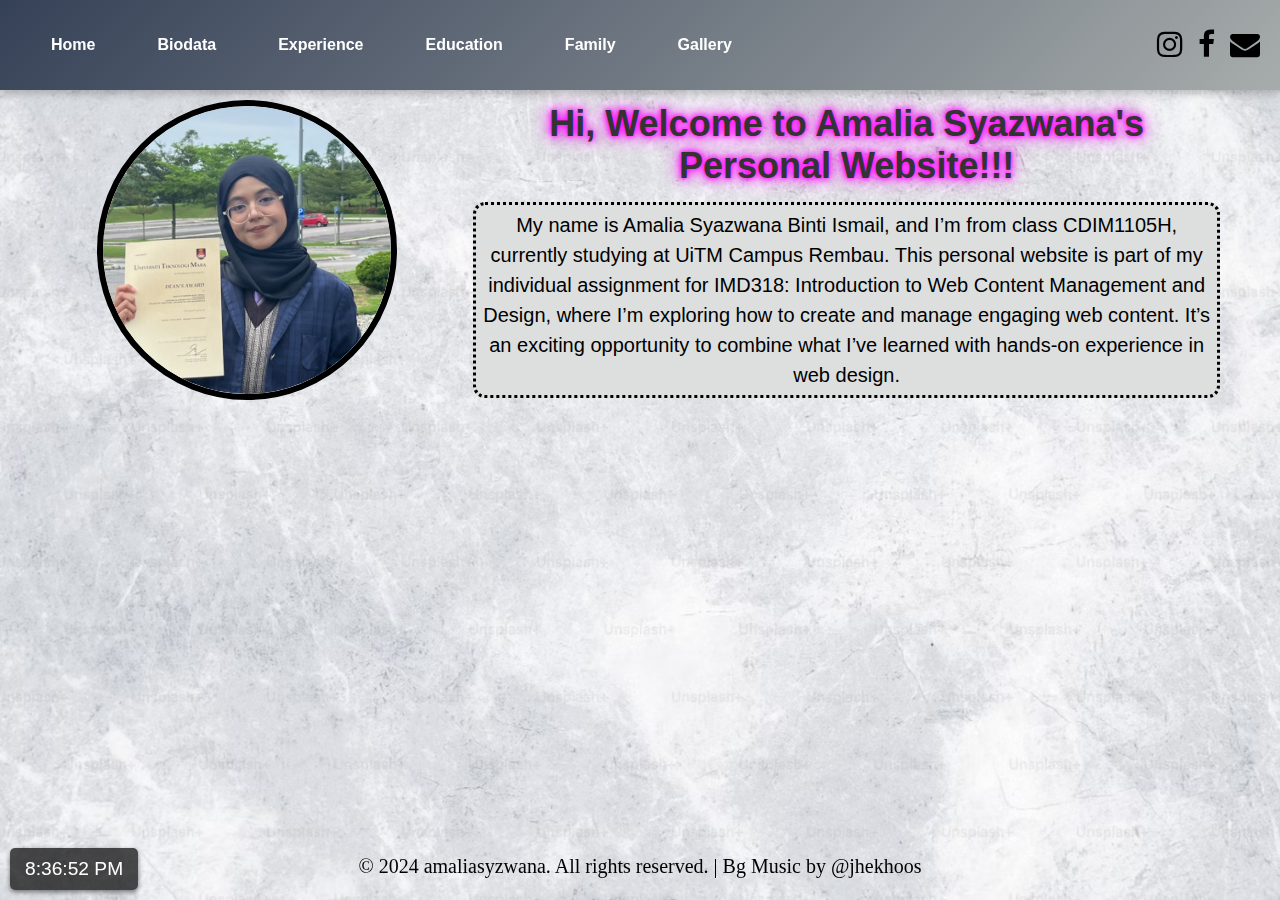
<file: index.html>
<!DOCTYPE html>
<html lang="en">
<head>
    <meta charset="UTF-8">
    <meta name="viewport" content="width=device-width, initial-scale=1.0">
    <link rel="stylesheet" href="https://cdnjs.cloudflare.com/ajax/libs/font-awesome/4.7.0/css/font-awesome.min.css">
    <link rel="stylesheet" href="css/homestyles.css">
    <title>Home</title>
    <style>
        body {
            background-image: url('jpg/bg pic.jpg');
            background-size: cover;
            background-position: center;
            background-repeat: no-repeat;
            background-attachment: fixed;
        }

        .slider {
            position: relative;
            width: 100%;
            overflow: hidden;
        }

        .slides {
            display: flex;
            transition: transform 0.5s ease-in-out;
        }

        .slide {
            min-width: 100%;
        }

        .slide img {
            width: 100%;
            display: block;
        }
    </style>
</head>
<body>
    <nav class="navbar">
        <ul>
            <li><a href="index.html">Home</a></li>
            <li><a href="biodata.html">Biodata</a></li>
            <li><a href="experience.html">Experience</a></li>
            <li><a href="education.html">Education</a></li>
            <li><a href="family.html">Family</a></li>
            <li><a href="gallery.html">Gallery</a></li>
        </ul>
        <div class="social-icons">
            <a href="https://www.instagram.com/amaliasyzwna/" target="_blank" title="Instagram">
                <i class="fa fa-instagram"></i>
            </a>
            <a href="https://www.facebook.com/amalia.syazwana" target="_blank" title="Facebook">
                <i class="fa fa-facebook"></i>
            </a>
            <a href="https://mail.google.com/mail/u/0/?tab=rm&ogbl#inbox?compose=new" target="_blank" title="Gmail">
                <i class="fa fa-envelope"></i>
            </a>
        </div>
    </nav>

    <div class="container">
        <div class="profile-picture">
            <div class="slider">
                <div class="slides">
                    <div class="slide"><img src="jpg/malia.jpg" alt="User Picture 1"></div>
                    <div class="slide"><img src="jpg/malia1.jpg" alt="User Picture 2"></div>
                </div>
            </div>
        </div>
    
        <div class="profile-info">
            <h1 class="welcome-text">Hi, Welcome to Amalia Syazwana's <br> Personal Website!!!</h1>
            <p>
                My name is Amalia Syazwana Binti Ismail, and I’m from class CDIM1105H, currently studying at UiTM Campus Rembau. 
                This personal website is part of my individual assignment for IMD318: Introduction to Web Content Management and Design, where I’m exploring how to create and manage engaging web content. 
                It’s an exciting opportunity to combine what I’ve learned with hands-on experience in web design.
            </p>
        </div>
    </div>
    
    <footer>
        <div class="footer">
            © 2024 amaliasyzwana. All rights reserved. | Bg Music by @jhekhoos
        </div>
    </footer>

    <div class="clock-container">
        <div class="clock" id="clock">Loading time...</div>
    </div>

    <script>
        // Clock script
        function updateClock() {
            const clockElement = document.getElementById('clock');
            const now = new Date();
            clockElement.textContent = now.toLocaleTimeString('en-US', { hour12: true });
        }

        setInterval(updateClock, 1000);
        updateClock();

        // Slider script
        let currentIndex = 0;
        const slides = document.querySelectorAll('.slide');
        const totalSlides = slides.length;

        function showSlides() {
            slides.forEach((slide, index) => {
                slide.style.transform =  `translateX(-${currentIndex * 100}%) `;
            });
            currentIndex = (currentIndex + 1) % totalSlides;
        }

        setInterval(showSlides, 3000);
    </script>

    <!-- Background Music -->
    <audio autoplay loop>
        <source src="audio/bg_music.mp3" type="audio/mp3">
        Your browser does not support the audio element.
    </audio>
</body>
</html>
</file>
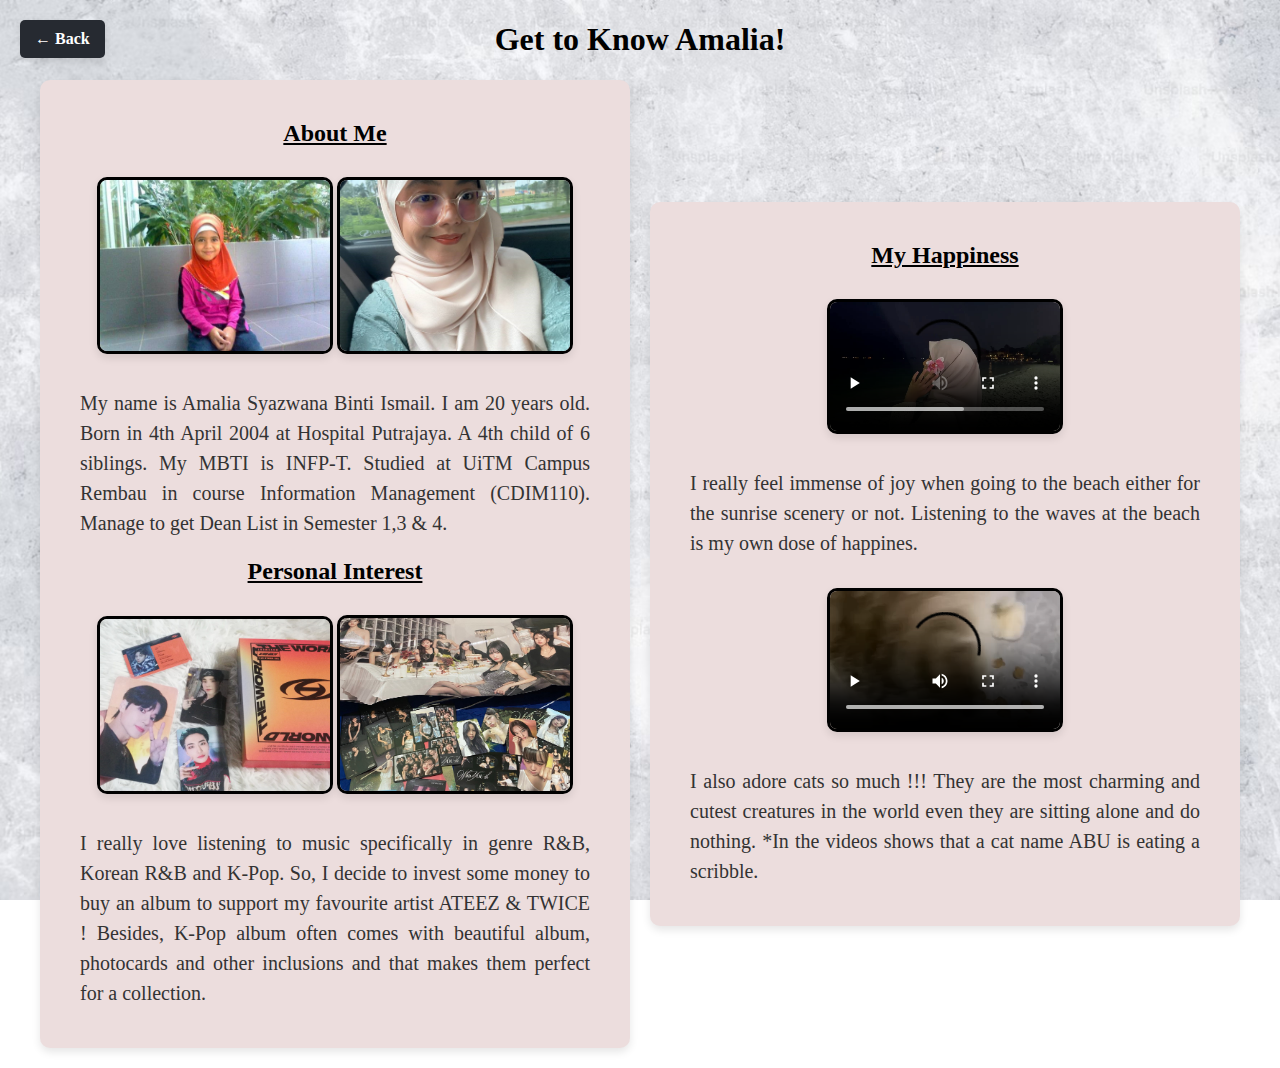
<file: biodata.html>
<!DOCTYPE html>
<html lang="en">
<head>
    <meta charset="UTF-8">
    <meta name="viewport" content="width=device-width, initial-scale=1.0">
    <title>Biodata</title>
    <link rel="stylesheet" href="css/biodatastyles.css">
</head>
<body style="background-image: url('jpg/bg pic.jpg'); background-size: cover; background-position: center; background-repeat: no-repeat; background-attachment: fixed;">
    <!-- Back Button -->
    <a href="home.html" class="back-button">← Back</a>

    <!-- Page Title -->
    <div class="page-title">
        <h1>Get to Know Amalia!</h1>
    </div>

    <!-- Row Container -->
    <div class="row-container">

    <!-- Left Container (Image) -->
    <div class="column left-container">
        <h2><ins>About Me</ins></h2>
            <div class="image-container">
                <img src="jpg/malia2.jpg" alt="Amalia's Image">   <img src="jpg/photo2.jpg" alt="Amalia's Image">
            </div>

        <!--Text Section -->
        <div class="text-section">
            <p>
                My name is Amalia Syazwana Binti Ismail. I am 20 years old. Born in 4th April 2004 at Hospital Putrajaya. A 4th child of 6 siblings.
                My MBTI is INFP-T. Studied at UiTM Campus Rembau in course Information Management (CDIM110). Manage to get Dean List in Semester 1,3 & 4. 
             </p>
        </div>
        <h2><ins>Personal Interest</ins></h2>
        <div class="image-container">
            <img src="jpg/album.jpg" alt="Amalia's Image">   <img src="jpg/album1.jpg" alt="Amalia's Image">   
        </div>

    <!--Text Section -->
    <div class="text-section">
        <p>
            I really love listening to music specifically in genre R&B, Korean R&B and K-Pop. So, I decide to invest some money to buy an album to support my favourite artist ATEEZ & TWICE !
            Besides, K-Pop album often comes with beautiful album, photocards and other inclusions and that makes them perfect for a collection.
        </p>
    </div>
    </div>

        <!-- Right Container (Image) -->
    <div class="column left-container">
        <h2><ins>My Happiness</ins></h2>
            <div class="video-container">
                <video controls>
                    <source src="video/video.mp4" type="video/mp4">
                    Your browser does not support the video element.
                </video>
            </div>
        <!--Text Section -->
        <div class="text-section">
            <p>
                I really feel immense of joy when going to the beach either for the sunrise scenery or not. Listening to the waves at the beach is my own dose of happines.
            </p>
            <div class="video-container">
                <video controls>
                    <source src="video/video1.mp4" type="video/mp4">
                    Your browser does not support the video element.
                </video>
        <!--Text Section -->
        <div class="text-section">
            <p>
                I also adore cats so much !!! They are the most charming and cutest creatures in the world even they are sitting alone and do nothing. *In the videos shows that a cat name ABU is eating a scribble.
            </p>
        </div>
    </div>
        <!-- Background Music -->
        <audio autoplay loop>
            <source src="audio/bg_music.mp3" type="audio/mp3">
            Your browser does not support the audio element.
        </audio>
    
</body>
</html>
</file>
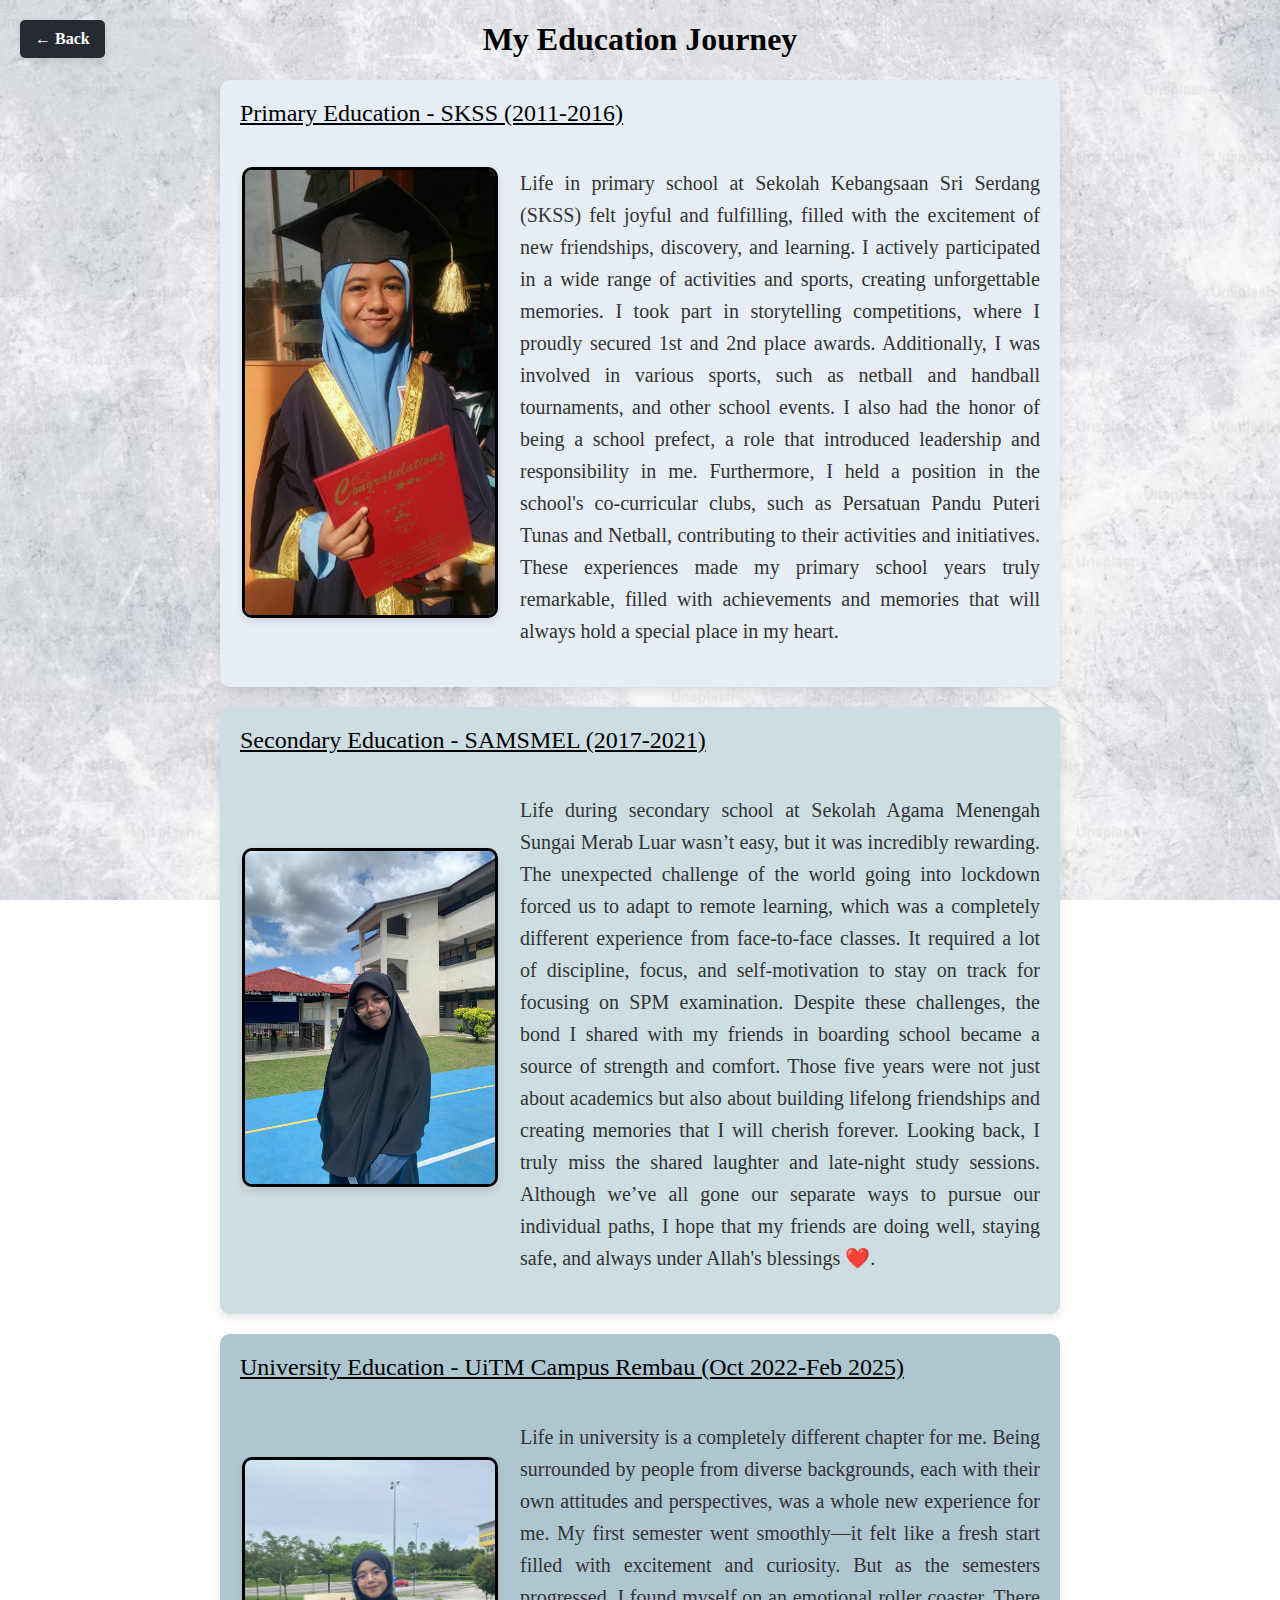
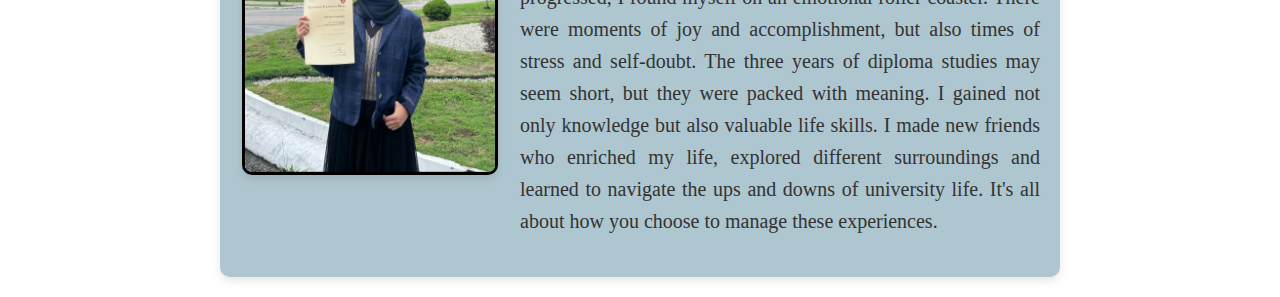
<file: education.html>
<!DOCTYPE html>
<html lang="en">
<head>
    <meta charset="UTF-8">
    <meta name="viewport" content="width=device-width, initial-scale=1.0">
    <title>Education</title>
    <link rel="stylesheet" href="css/educationstyles.css">
    <body style="background-image: url('jpg/bg pic.jpg'); background-size: cover; background-position: center; background-repeat: no-repeat; background-attachment: fixed;">

    <!-- Back Button -->
    <a href="home.html" class="back-button">← Back</a>

    <!-- Page Title -->
    <div class="page-title">

    <h1>My Education Journey</h1>
    <div class="container primary-container">
        <div class="section-title"><ins>Primary Education - SKSS (2011-2016)</ins></div>
        <div class="flex-container">
            <!-- Images Section -->
            <div class="image-container">
                <img src="jpg/skss2.jpg" alt="Amalia in SKSS">
            </div>
    
            <!-- Text Section -->
            <div class="text-section">
                <p>
                    Life in primary school at Sekolah Kebangsaan Sri Serdang (SKSS) felt joyful and fulfilling, filled with the excitement of new friendships, discovery, and learning. 
                    I actively participated in a wide range of activities and sports, creating unforgettable memories. I took part in storytelling competitions, where I proudly secured 1st and 2nd place awards.
                    Additionally, I was involved in various sports, such as netball and handball tournaments, and other school events. I also had the honor of being a school prefect, a role that introduced leadership and responsibility in me.
                    Furthermore, I held a position in the school's co-curricular clubs, such as Persatuan Pandu Puteri Tunas and Netball, contributing to their activities and initiatives.
                    These experiences made my primary school years truly remarkable, filled with achievements and memories that will always hold a special place in my heart.
                </p>
            </div>
        </div>
    </div>
    
        
    
    <div class="container secondary-container">
        <div class="section-title"><ins>Secondary Education - SAMSMEL (2017-2021)</ins></div>
        <div class="flex-container">
            <!-- Images Section -->
            <div class="image-container"><br><br><br>
                <img src="jpg/smel4.jpg" alt="Amalia in Smel">
            </div>
    
            <!-- Text Section -->
            <div class="text-section">
                <p>
                    Life during secondary school at Sekolah Agama Menengah Sungai Merab Luar wasn’t easy, but it was incredibly rewarding. The unexpected challenge of the world going into lockdown forced us to adapt to remote learning, which was a completely different experience from face-to-face classes. 
                    It required a lot of discipline, focus, and self-motivation to stay on track for focusing on SPM examination. Despite these challenges, the bond I shared with my friends in boarding school became a source of strength and comfort. 
                    Those five years were not just about academics but also about building lifelong friendships and creating memories that I will cherish forever.
                    Looking back, I truly miss the shared laughter and late-night study sessions. Although we’ve all gone our separate ways to pursue our individual paths,
                     I hope that my friends are doing well, staying safe, and always under Allah's blessings ❤️.</p>
            </div>
        </div>
    </div>
    <div class="container university-container">
        <div class="section-title"><ins>University Education - UiTM Campus Rembau (Oct 2022-Feb 2025)</ins></div>
        <div class="flex-container">
            <!-- Images Section -->
            <div class="image-container"> <br><br>
                <img src="jpg/uitm.jpg" alt="Amalia in UiTM">
            </div>
    
            <!-- Text Section -->
            <div class="text-section">
                <p>
                    Life in university is a completely different chapter for me. Being surrounded by people from diverse backgrounds, each with their own attitudes and perspectives, was a whole new experience for me. 
                    My first semester went smoothly—it felt like a fresh start filled with excitement and curiosity. But as the semesters progressed, I found myself on an emotional roller coaster. There were moments of joy and accomplishment, but also times of stress and self-doubt. 
                    The three years of diploma studies may seem short, but they were packed with meaning. I gained not only knowledge but also valuable life skills. I made new friends who enriched my life, explored different surroundings and learned to navigate the ups and downs of university life. It's all about how you choose to manage these experiences.</p>
            </div>
        </div>
    </div>

    </body>

    <!-- Background Music -->
    <audio autoplay loop>
        <source src="audio/bg_music.mp3" type="audio/mp3">
        Your browser does not support the audio element.
    </audio>
</body>
</html>
</file>
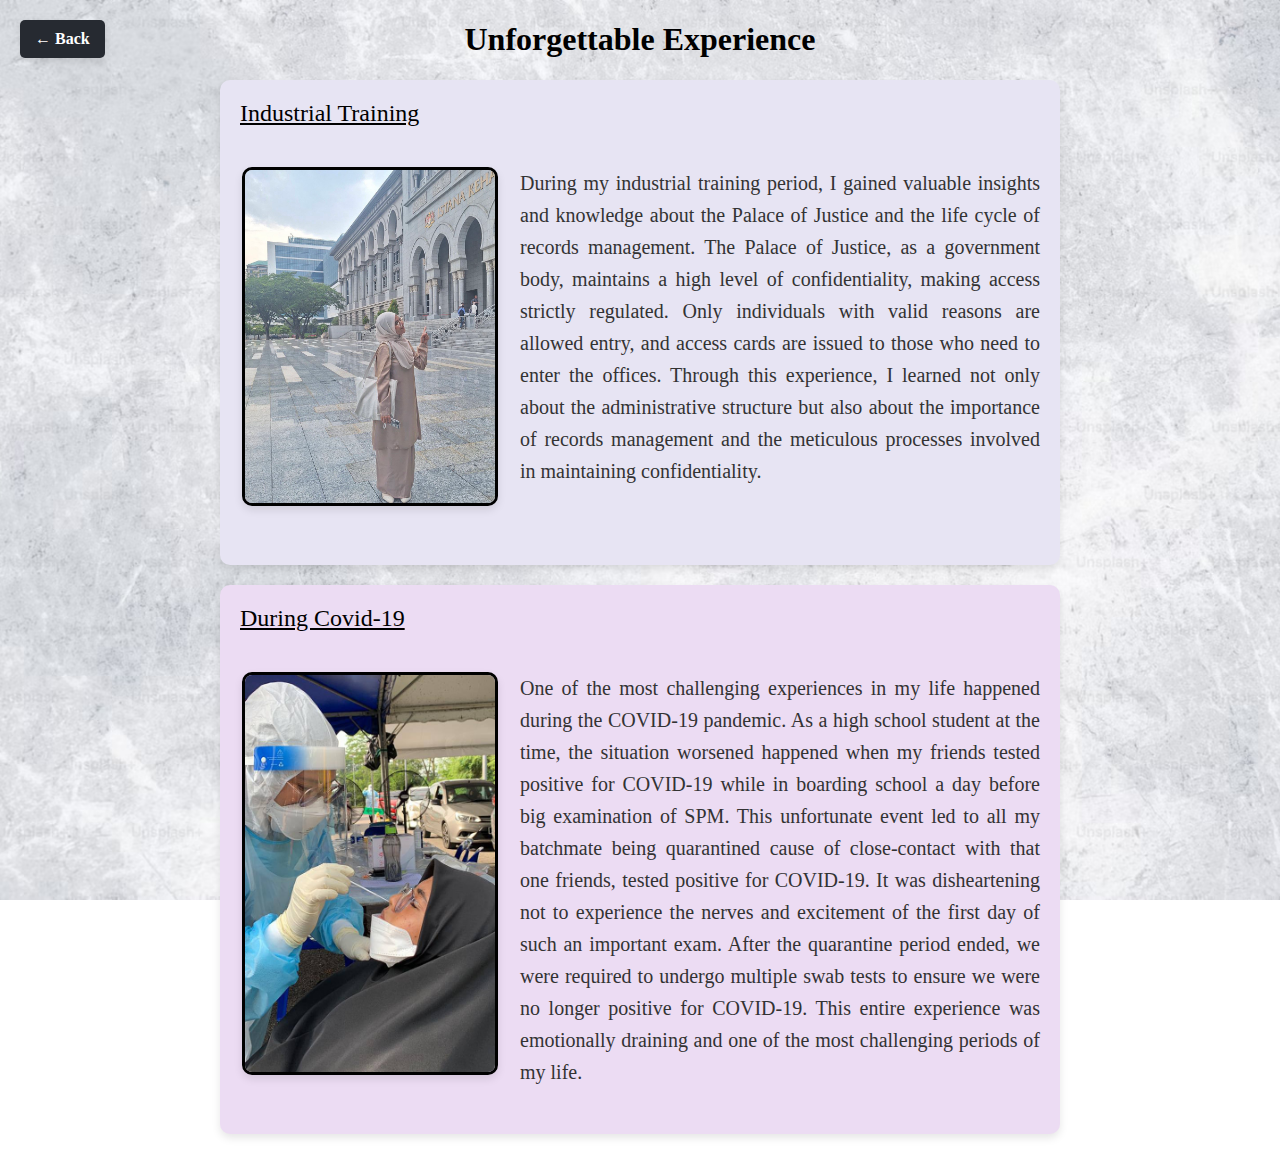
<file: experience.html>
<!DOCTYPE html>
<html lang="en">
<head>
    <meta charset="UTF-8">
    <meta name="viewport" content="width=device-width, initial-scale=1.0">
    <title>Experience</title>
    <link rel="stylesheet" href="css/experiencestyles.css">
    <body style="background-image: url('jpg/bg pic.jpg'); background-size: cover; background-position: center; background-repeat: no-repeat; background-attachment: fixed;">

    <!-- Back Button -->
    <a href="home.html" class="back-button">← Back</a>

    <!-- Page Title -->
    <div class="page-title">

    <h1>Unforgettable Experience</h1>
    <div class="container current-container">
        <div class="section-title"><ins>Industrial Training</ins></div>
        <div class="flex-container">
            <!-- Images Section -->
            <div class="image-container">
                <img src="jpg/intern.jpg" alt="Amalia in Palace of Justice">
            </div>
    
            <!-- Text Section -->
            <div class="text-section">
                <p>
                    During my industrial training period, I gained valuable insights and knowledge about the Palace of Justice and the life cycle of records management. The Palace of Justice, as a government body, maintains a high level of confidentiality, making access strictly regulated. 
                    Only individuals with valid reasons are allowed entry, and access cards are issued to those who need to enter the offices. Through this experience, I learned not only about the administrative structure but also about the importance of records management and the meticulous processes involved in maintaining confidentiality. </p>
            </div>
        </div>
    </div>
    
    <div class="container past-container">
        <div class="section-title"><ins>During Covid-19</ins></div>
        <div class="flex-container">
            <!-- Images Section -->
            <div class="image-container">
                <img src="jpg/past.jpg" alt="Amalia Past Experience">
            </div>
    
            <!-- Text Section -->
            <div class="text-section">
                <p>
                    One of the most challenging experiences in my life happened during the COVID-19 pandemic. As a high school student at the time, the situation worsened happened when my friends tested positive for COVID-19 while in boarding school a day before big examination of SPM. 
                    This unfortunate event led to all my batchmate being quarantined cause of close-contact with that one friends, tested positive for COVID-19. It was disheartening not to experience the nerves and excitement of the first day of such an important exam.
                    After the quarantine period ended, we were required to undergo multiple swab tests to ensure we were no longer positive for COVID-19. This entire experience was emotionally draining and one of the most challenging periods of my life. 
            </div>
        </div>
    </div>
</div>

    </body>
        <!-- Background Music -->
        <audio autoplay loop>
            <source src="audio/bg_music.mp3" type="audio/mp3">
            Your browser does not support the audio element.
        </audio>
</body>
</html>
</file>
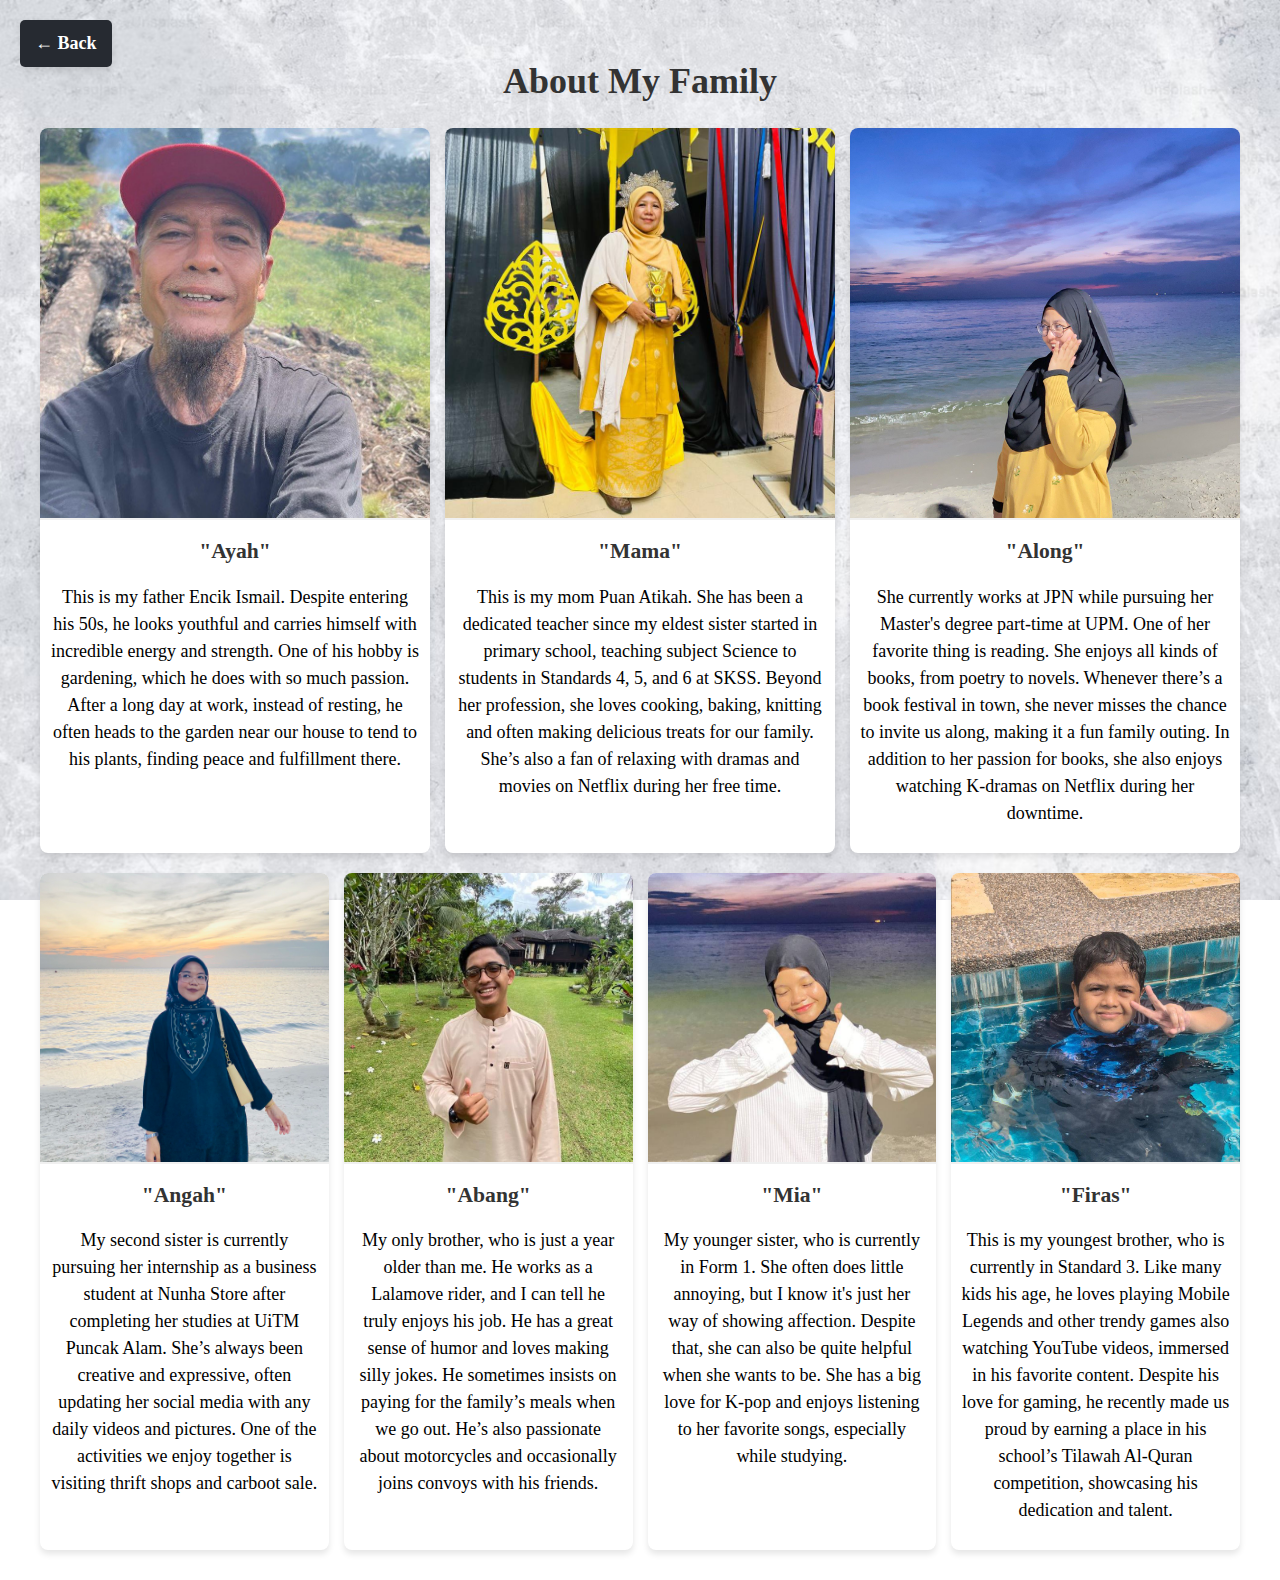
<file: family.html>
<!DOCTYPE html>
<html lang="en">
<head>
  <meta charset="UTF-8">
  <meta name="viewport" content="width=device-width, initial-scale=1.0">
  <body style="background-image: url('jpg/bg pic.jpg'); background-size: cover; background-position: center; background-repeat: no-repeat; background-attachment: fixed;"></body>  
  <title>Family </title>
  <link rel="stylesheet" href="css/familystyles.css">
</head>
<body>
  <!-- Back Button -->
  <a href="home.html" class="back-button">← Back</a>
  <div class="gallery-container">
    <h1>About My Family</h1>
    <div class="gallery">
      
      <!-- Row 1: 3 Images -->
      <div class="gallery-row">
        <div class="gallery-item">
          <img src="jpg/ayah.jpg" alt="Image 1">
          <div class="description">
            <h3><center>"Ayah"</center></h3>
            <p><center>This is my father Encik Ismail. Despite entering his 50s, he looks youthful and carries himself with incredible energy and strength. 
              One of his hobby is gardening, which he does with so much passion. After a long day at work, instead of resting, he often heads to the garden near our house to tend to his plants, finding peace and fulfillment there.</center>
            </p>
          </div>
        </div>

        <div class="gallery-item">
          <img src="jpg/mama.jpg" alt="Image 2">
          <div class="description">
            <h3><center>"Mama"</center></h3>
            <p><center>This is my mom Puan Atikah. She has been a dedicated teacher since my eldest sister started in primary school, teaching subject Science to students in Standards 4, 5, and 6 at SKSS.
              Beyond her profession, she loves cooking, baking, knitting and often making delicious treats for our family. 
              She’s also a fan of relaxing with dramas and movies on Netflix during her free time.</center> </p>
          </div>
        </div>

        <div class="gallery-item">
          <img src="jpg/along.jpg" alt="Image 3">
          <div class="description">
            <h3><center>"Along"</center></h3>
            <p> <center>She currently works at JPN while pursuing her Master's degree part-time at UPM. One of her favorite thing is reading. She enjoys all kinds of books, from poetry to novels. Whenever there’s a book festival in town, she never misses the chance to invite us along, making it a fun family outing.
                In addition to her passion for books, she also enjoys watching K-dramas on Netflix during her downtime. </center></p>
            </div>
        </div>
      </div>

      <!-- Row 2: 4 Images -->
      <div class="gallery-row">
        <div class="gallery-item">
          <img src="jpg/angah.jpg" alt="Image 4">
          <div class="description">
            <h3><center>"Angah"</center></h3>
            <p><center>My second sister is currently pursuing her internship as a business student at Nunha Store after completing her studies at UiTM Puncak Alam. 
              She’s always been creative and expressive, often updating her social media with any daily videos and pictures. 
              One of the activities we enjoy together is visiting thrift shops and carboot sale.</center></p>
          </div>
        </div>

        <div class="gallery-item">
          <img src="jpg/abang.jpg" alt="Image 5">
          <div class="description">
            <h3><center>"Abang"</center></h3>
            <p><center>My only brother, who is just a year older than me. He works as a Lalamove rider, and I can tell he truly enjoys his job. 
              He has a great sense of humor and loves making silly jokes. He sometimes insists on paying for the family’s meals when we go out. 
              He’s also passionate about motorcycles and occasionally joins convoys with his friends.</center></p>
          </div>
        </div>
      
        <div class="gallery-item">
          <img src="jpg/mia.jpg" alt="Image 5">
          <div class="description">
            <h3><center>"Mia"</center></h3>
            <p><center>My younger sister, who is currently in Form 1. She often does little annoying, but I know it's just her way of showing affection. 
              Despite that, she can also be quite helpful when she wants to be.
              She has a big love for K-pop and enjoys listening to her favorite songs, especially while studying.</center></p>
          </div>
        </div>

        <div class="gallery-item">
          <img src="jpg/firas.jpg" alt="Image 5">
          <div class="description">
            <h3><center>"Firas"</center></h3>
            <p><center>This is my youngest brother, who is currently in Standard 3. Like many kids his age, he loves playing Mobile Legends and other trendy games also watching YouTube videos, immersed in his favorite content.
              Despite his love for gaming, he recently made us proud by earning a place in his school’s Tilawah Al-Quran competition, showcasing his dedication and talent.</center></p>
          </div>
        </div>

          </div>
        </div>
        </div>
      </div>
    </div>
  </div>
      <!-- Background Music -->
      <audio autoplay loop>
        <source src="audio/bg_music.mp3" type="audio/mp3">
        Your browser does not support the audio element.
    </audio>
</body>
</html>
</file>
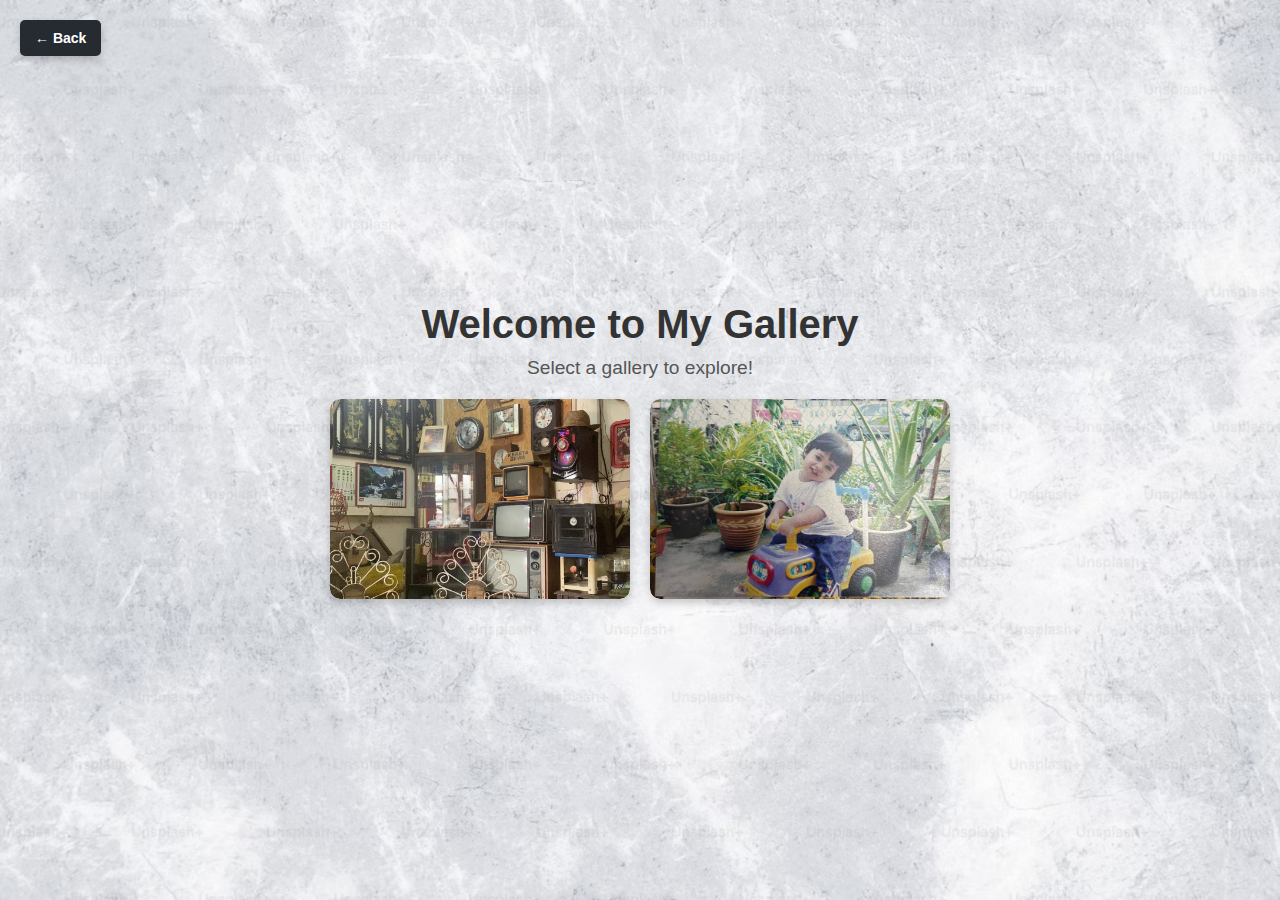
<file: gallery.html>
<!DOCTYPE html>
<html lang="en">
<head>
    <meta charset="UTF-8">
    <meta name="viewport" content="width=device-width, initial-scale=1.0">
    <link rel="stylesheet" href="https://cdnjs.cloudflare.com/ajax/libs/font-awesome/4.7.0/css/font-awesome.min.css"> 
    <body style="background-image: url('jpg/bg pic.jpg'); background-size: cover; background-position: center; background-repeat: no-repeat; background-attachment: fixed;">
    <link rel="stylesheet" href="css/gallerystyles.css">
    <title>Gallery Selection</title>
</head>
<body>

        <!-- Back button -->
    <a href="home.html" class="back-button">← Back</a>

    <div class="gallery-container">
        <h1>Welcome to My Gallery</h1>
        <p>Select a gallery to explore!</p>
        <div class="gallery-options">
            
            <!-- Music Gallery -->
            <div class="gallery-item">
                <a href="musicgallery.html">
                    <img src="jpg/img1.jpg" alt="Music Gallery">
                    <div class="overlay">
                        <h2>Music Gallery</h2>
                    </div>
                </a>
            </div>

            <!-- My Beloved Gallery -->
            <div class="gallery-item">
                <a href="belovedgallery.html">
                    <img src="jpg/belovedgallery1.jpg" alt="Beloved Gallery">
                    <div class="overlay">
                        <h2>Beloved Gallery</h2>
                    </div>
                </a>
            </div>
        </div>
    </div>
</body>
</html>
</file>
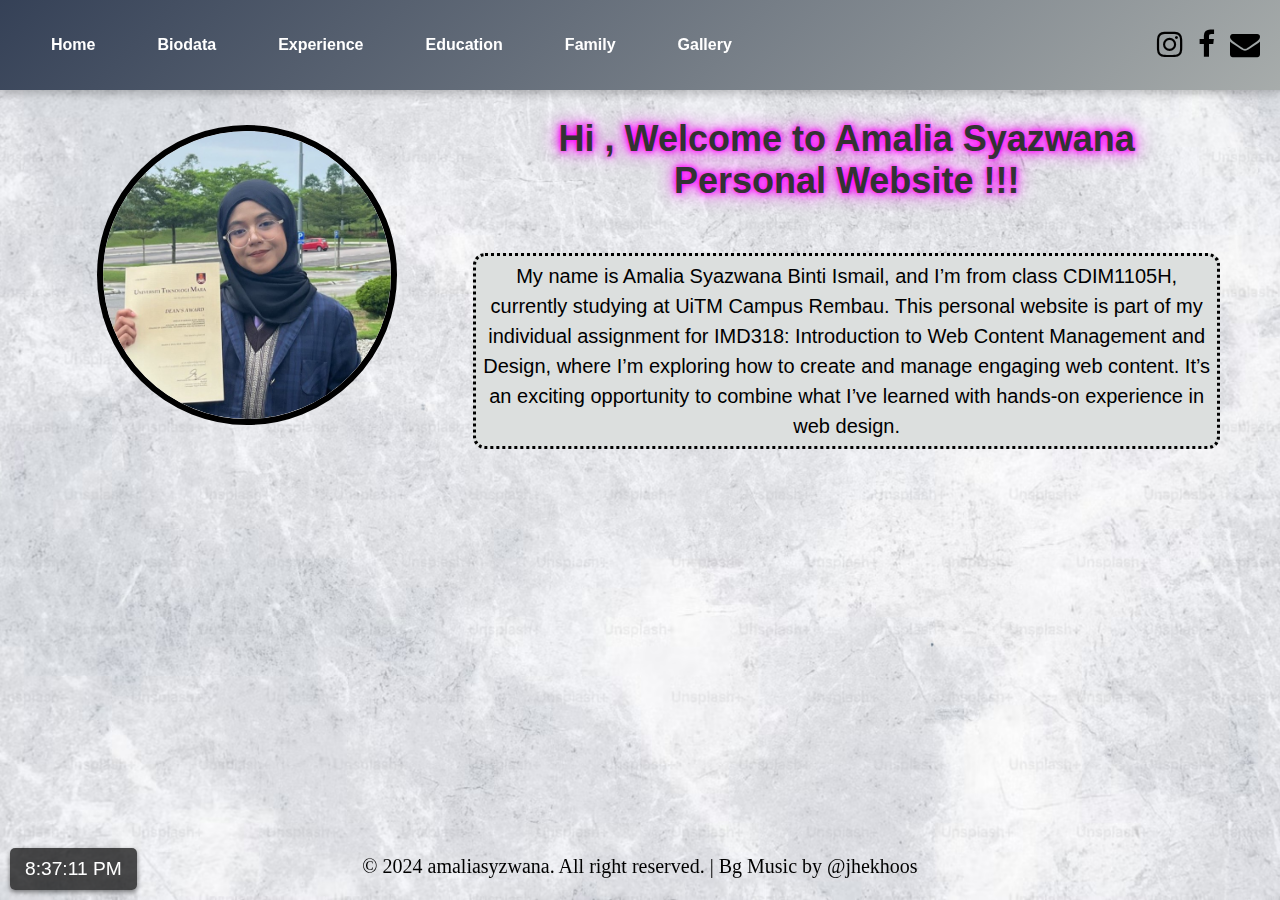
<file: home.html>
<!DOCTYPE html>
<html lang="en">
<head>
    <meta charset="UTF-8">
    <meta name="viewport" content="width=device-width, initial-scale=1.0">
    <link rel="stylesheet" href="https://cdnjs.cloudflare.com/ajax/libs/font-awesome/4.7.0/css/font-awesome.min.css">
    <body style="background-image: url('jpg/bg pic.jpg'); background-size: cover; background-position: center; background-repeat: no-repeat; background-attachment: fixed;"></body>  
    <link rel="stylesheet" href="css/homestyles.css">
    <title>Home</title>
</head>

<nav class="navbar">
    <ul>
        <li><a href="home.html">Home</a></li>
        <li><a href="biodata.html">Biodata</a></li>
        <li><a href="experience.html">Experience</a></li>
        <li><a href="education.html">Education</a></li>
        <li><a href="family.html">Family</a></li>
        <li><a href="gallery.html">Gallery</a></li>
    </ul>
    <div class="social-icons">
        <a href="https://www.instagram.com/amaliasyzwna/" target="_blank" title="Instagram">
            <i class="fa fa-instagram"></i>
        </a>
        <a href="https://www.facebook.com/amalia.syazwana" target="_blank" title="Facebook">
            <i class="fa fa-facebook"></i>
        </a>
        <a href="https://mail.google.com/mail/u/0/?tab=rm&ogbl#inbox?compose=new" target="_blank" title="Gmail">
            <i class="fa fa-envelope"></i>
        </a>
    </div>
</nav>

    <div class="container">
        <div class="profile-picture">
            <div class="slider">
                <div class="slides">
                    <div class="slide"><img src="jpg/malia.jpg" alt="User Picture 1"></div>
                    <div class="slide"><img src="jpg/malia1.jpg" alt="User Picture 2"></div>
                </div>
            </div>
        </div>
    
        <div class="profile-info">
            <br>
            <!--Welcome Texts-->
            <h1 class="welcome-text">Hi , Welcome to Amalia Syazwana <br> Personal Website !!! </h1><br>
            <br><p>
                My name is Amalia Syazwana Binti Ismail, and I’m from class CDIM1105H, currently studying at UiTM Campus Rembau. 
                This personal website is part of my individual assignment for IMD318: Introduction to Web Content Management and Design, where I’m exploring how to create and manage engaging web content. 
                It’s an exciting opportunity to combine what I’ve learned with hands-on experience in web design.
            </p>
                
        </div>
    </div>
    <br> 
    <!--Footer--> 
    <div class="footer">
        © 2024 amaliasyzwana. All right reserved. | Bg Music by @jhekhoos 
    </div>

    <!-- Clock Container -->
    <div class="clock-container">
        <div class="clock" id="clock">Loading time...</div>
    </div>

    <script>
        // Clock script
        function updateClock() {
            const clockElement = document.getElementById('clock');
            const now = new Date();
            clockElement.textContent = now.toLocaleTimeString('en-US', { hour12: true });
        }

        setInterval(updateClock, 1000);
        updateClock(); // Initial call to set time immediately
    </script>

        <script>
    let currentIndex = 0;
    const slides = document.querySelectorAll('.slide'); // Select all slide elements
    const totalSlides = slides.length; // Get the number of slides

    function showSlides() {
        // Loop through all slides and adjust their transform property
        slides.forEach((slide, index) => {
            slide.style.transform = `translateX(-${currentIndex * 100}%)`;
        });

        // Increment the current index and loop back to the first slide
        currentIndex = (currentIndex + 1) % totalSlides;
    }

    // Change slides every 3 seconds
    setInterval(showSlides, 3000);
</script>

    <!-- Background Music -->
    <audio autoplay loop>
        <source src="audio/bg_music.mp3" type="audio/mp3">
        Your browser does not support the audio element.
    </audio>
    
</body>
</html>
</file>
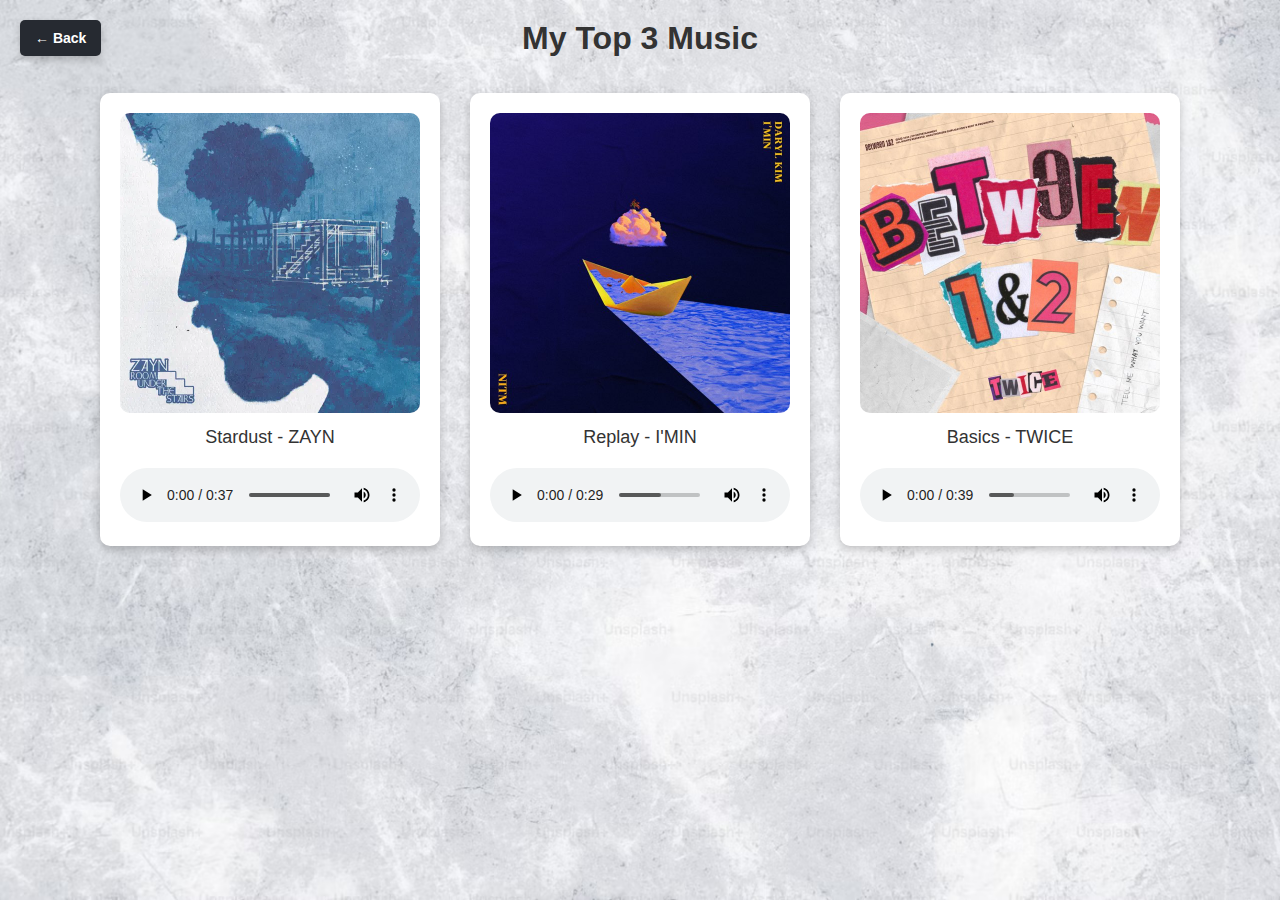
<file: musicgallery.html>
<!DOCTYPE html>
<html lang="en">
<head>
    <meta charset="UTF-8">
    <meta name="viewport" content="width=device-width, initial-scale=1.0">
    <body style="background-image: url('jpg/bg pic.jpg'); background-size: cover; background-position: center; background-repeat: no-repeat; background-attachment: fixed;"></body>  
    <title>Music Gallery</title>
    <style>
        body {
            font-family: Arial, sans-serif;
            background-color: #f4f4f9;
            color: #333;
            margin: 0;
            padding: 0;
            text-align: center;
        }

        h1 {
            margin-top: 20px;
        }

        .gallery {
            display: flex;
            flex-wrap: wrap;
            justify-content: center;
            margin: 20px;
        }

        .song-card {
            background: #fff;
            border-radius: 10px;
            box-shadow: 0 4px 8px rgba(0, 0, 0, 0.2);
            margin: 15px;
            padding: 20px;
            width: 300px;
            text-align: center;
        }

        .song-card img {
            max-width: 100%;
            border-radius: 10px;
        }

        .song-title {
            font-size: 18px;
            margin: 10px 0;
        }

        audio {
            width: 100%;
            margin-top: 10px;
        }

      /* Back Button Styling */
      .back-button {
        position: absolute;
        top: 20px;
        left: 20px;
        text-decoration: none;
        font-size: 14px;
        color: #ffffff;
        background-color: #262a31;
        padding: 10px 15px;
        border-radius: 5px;
        font-weight: bold;
        box-shadow: 0 4px 8px rgba(0, 0, 0, 0.2);
        transition: background-color 0.3s, transform 0.2s;
    }

    .back-button:hover {
        background-color: #ccc;
        transform: scale(1.05);
    }
    </style> 
</head>

<body>
    
        <!-- Back Button -->
        <a href="gallery.html" class="back-button">← Back</a>
        
    <h1>My Top 3 Music</h1>
    <div class="gallery">
        <!-- Song 1 -->
        <div class="song-card">
            <img src="jpg/zayn.jpg" alt="Song 1 Cover">
            <p class="song-title">Stardust - ZAYN </p>
            <audio controls>a
                <source src="audio/stardust.mp3" type="audio/mpeg">
                Your browser does not support the audio element.
            </audio>
        </div>
        <!-- Song 2 -->
        <div class="song-card">
            <img src="jpg/replay.jpg" alt="Song 2 Cover">
            <p class="song-title">Replay - I'MIN</p>
            <audio controls>
                <source src="audio/replay.mp3" type="audio/mp3">
                Your browser does not support the audio element.
            </audio>
        </div>
        <!-- Song 3 -->
        <div class="song-card">
            <img src="jpg/twice.jpg" alt="Song 3 cover">
            <p class="song-title"> Basics - TWICE </p>
            <audio controls>
                <source src="audio/twice.mp3" type="audio/mp3">
                Your browser does not support the audio element.
            </audio>
        </div>
    </div>
</body>
</html>
</file>
<file: css/biodatastyles.css>
p {
    font-family: Garamond, serif;
    margin: 20px;
    color: #333;
    text-align: justify;
    line-height: 1.5;
    font-size: 20px;
}

h1, h2 {
    text-align: center;
    color: #000000;
}

.row-container {
    display: flex;
    justify-content: center;
    align-items: center;
    margin: 20px auto;
    max-width: 1200px;
    gap: 20px;
}

.rows-container {
    display: flex;
    justify-content: center;
    align-items: center;
    margin: 20px auto;
    max-width: 1200px;
    gap: 20px;
}

.column {
    flex: 1;
    background-color: #ecdddd;
    border-radius: 10px;
    box-shadow: 0 4px 8px rgba(0, 0, 0, 0.1);
    padding: 20px;
    text-align: center;
}

.image-container img,
.video-container video{
    
    margin: 10px 0;
    max-width: 230px;
    height: auto;
    text-align: center;
    border: 3px solid #000;
    border-radius: 10px;
    box-shadow: 0 4px 8px rgba(0, 0, 0, 0.1);
}

/* Back Button styling */
.back-button {
    position: absolute;
    top: 20px;
    left: 20px;
    text-decoration: none;
    color: #ffffff;
    background-color: #262a31;
    padding: 10px 15px;
    border-radius: 5px;
    font-weight: bold;
    box-shadow: 0 4px 8px rgba(0, 0, 0, 0.1);
    transition: background-color 0.3s;
}

.back-button:hover {
    background-color: #ccc;
}
</file>
<file: css/educationstyles.css>
body {
    font-family: Garamond, serif;
    background-color: #ffffff00;
    margin: 20px;
}

h1, h2 {
    text-align: center;
    color: #000000;
}
p {
    font-size: 20px;
  }

.container {
    margin: 20px auto;
    padding: 20px;
    border-radius: 10px;
    box-shadow: 0 4px 8px rgba(0, 0, 0, 0.1);
    max-width: 800px;
    color: #333;
}

.primary-container {
    background-color: #e6edf5;
}

.secondary-container {
    background-color: #CEDDE2;
}

.university-container {
    background-color: #AEC6CF;
}

.section-title {
    font-size: 1.5em;
    margin-bottom: 10px;
    color: #000000;
}

.content {
    line-height: 1.6;
}

.image-container {
    text-align: center;
    margin: 20px 0;
}

.image-container img {
    border: 3px solid #000;
    border-radius: 50px;
    max-width: 35%;
    height: auto;
    box-shadow: 0 4px 8px rgba(0, 0, 0, 0.1);
}

.flex-container {
    display: flex; /* Aligns content horizontally */
    align-items: flex-start; /* Aligns items to the top */
    gap: 20px; /* Space between image and text */
    margin-top: 20px;
}

.image-container {
    flex: 1; /* Images take up one portion of the width */
    text-align: center;
}

.image-container img {
    width: 100%; /* Images occupy full width of container */
    max-width: 250px; /* Limits the maximum size of images */
    border: 3px solid #000;
    border-radius: 10px;
    margin-bottom: 15px; /* Space between images */
    box-shadow: 0 4px 8px rgba(0, 0, 0, 0.1);
}

.text-section {
    flex: 2; /* Text takes up two portions of the width */
    text-align: justify;
    line-height: 1.6;
    font-size: 18px;
}


/* Back Button styling */
.back-button {
    position: absolute;
    top: 20px;
    left: 20px;
    text-decoration: none;
    color: #ffffff;
    background-color: #262a31;
    padding: 10px 15px;
    border-radius: 5px;
    font-weight: bold;
    box-shadow: 0 4px 8px rgba(0, 0, 0, 0.1);
    transition: background-color 0.3s;
}

.back-button:hover {
    background-color: #ccc;
}
</file>
<file: css/experiencestyles.css>
body {
    font-family: Garamond, serif;
    background-color: #ffffff00;
    margin: 20px;
}

h1, h2 {
    text-align: center;
    color: #000000;
}
p {
    font-size: 20px;
  }

.container {
    margin: 20px auto;
    padding: 20px;
    border-radius: 10px;
    box-shadow: 0 4px 8px rgba(0, 0, 0, 0.1);
    max-width: 800px;
    color: #333;
}

.current-container {
    background-color: #e7e4f3;
}

.past-container {
    background-color: #ecdcf3;
}

.section-title {
    font-size: 1.5em;
    margin-bottom: 10px;
    color: #000000;
}

.content {
    line-height: 1.6;
}

.image-container {
    text-align: center;
    margin: 20px 0;
}

.image-container img {
    border: 3px solid #000;
    border-radius: 50px;
    max-width: 35%;
    height: auto;
    box-shadow: 0 4px 8px rgba(0, 0, 0, 0.1);
}

.flex-container {
    display: flex; /* Aligns content horizontally */
    align-items: flex-start; /* Aligns items to the top */
    gap: 20px; /* Space between image and text */
    margin-top: 20px;
}

.image-container {
    flex: 1; /* Images take up one portion of the width */
    text-align: center;
}

.image-container img {
    width: 100%; /* Images occupy full width of container */
    max-width: 250px; /* Limits the maximum size of images */
    border: 3px solid #000;
    border-radius: 10px;
    margin-bottom: 15px; /* Space between images */
    box-shadow: 0 4px 8px rgba(0, 0, 0, 0.1);
}

.text-section {
    flex: 2; /* Text takes up two portions of the width */
    text-align: justify;
    line-height: 1.6;
    font-size: 18px;
}


/* Back Button styling */
.back-button {
    position: absolute;
    top: 20px;
    left: 20px;
    text-decoration: none;
    color: #ffffff;
    background-color: #262a31;
    padding: 10px 15px;
    border-radius: 5px;
    font-weight: bold;
    box-shadow: 0 4px 8px rgba(0, 0, 0, 0.1);
    transition: background-color 0.3s;
}

.back-button:hover {
    background-color: #ccc;
}
</file>
<file: css/familystyles.css>
/* Global Styles */
body {
  font-family: Garamond, serif;
  margin: 20px;
  color: #000000;
  text-align: justify;
  line-height: 1.5;
  font-size: 18px;
}

.gallery-container {
  max-width: 1200px;
  margin: 20px auto;
  padding: 10px;
  text-align: center;
}

h1 {
  margin-bottom: 20px;
  font-size: 2em;
  color: #333;
}

/* Gallery Styles */
.gallery {
  display: flex;
  flex-direction: column;
  gap: 20px; /* Spacing between rows */
}

.gallery-row {
  display: grid;
  gap: 15px;
}

.gallery-row:first-child {
  grid-template-columns: repeat(3, 1fr); /* First row: 3 columns */
}

.gallery-row:nth-child(2) {
  grid-template-columns: repeat(4, 1fr); /* Second row: 4 columns */
}

.gallery-item {
  background: white;
  border-radius: 8px;
  box-shadow: 0 4px 6px rgba(0, 0, 0, 0.1);
  overflow: hidden;
  text-align: left;
}

.gallery-item img {
  width: 100%;
  height: auto;
  display: block;
  border-bottom: 2px solid #f0f0f0;
}

/* Description Styles */
.description {
  padding: 10px;
}

.description h3 {
  margin: 5px 0;
  font-size: 1.2em;
  color: #333;
}

.description p {
  font-size: 0.9em;
  color: #666;
  line-height: 1.4;
}

/* Back Button styling */
.back-button {
  position: absolute;
  top: 20px;
  left: 20px;
  text-decoration: none;
  color: #ffffff;
  background-color: #262a31;
  padding: 10px 15px;
  border-radius: 5px;
  font-weight: bold;
  box-shadow: 0 4px 8px rgba(0, 0, 0, 0.1);
  transition: background-color 0.3s;
}

.back-button:hover {
  background-color: #ccc;
}
</file>
<file: css/homestyles.css>
/* Basic reset */
* {
    margin: 0;
    padding: 0;
    box-sizing: border-box;
}

body {
    font-family: Arial, sans-serif;
    color: #000000;
    padding-top: 80px;
    
}
/* Welcome Text */
h1 {
    font-family: Arial, Helvetica, sans-serif;
    color: #000000;
}

p {
    font-family: Arial, sans-serif;
    color: #000000;
    background-color: #dcdfde;
    font-size: 20px;
    line-height: 1.5;
    text-align: center;
    border-style: dotted;
    border: px solid rgb(0, 0, 0);
    border-radius: 12px;
    padding: 5px;
}

/* Navigation Bar */
.navbar {
    position: fixed;
    top: 0%;
    width: 100%;
    height: 10%;
    background: linear-gradient(135deg, #354157, #a7acab);
    display: flex;
    justify-content: space-between; /* Align items at both ends */
    align-items: center; /* Center items vertically */
    padding: 0 20px; /* Add padding for spacing */
    box-shadow: 0px 4px 8px rgba(0, 0, 0, 0.2);
    z-index: 10;
}

.navbar ul {
    list-style-type: none;
    display: flex;
    margin: 0;
    padding: 0;
}

.navbar ul li {
    margin: 0 15px;
}

.navbar ul li a {
    text-decoration: none;
    color: #ffffff;
    font-weight: bold;
    padding: 8px 16px;
    transition: background 0.3s;
}

.navbar ul li a:hover {
    background: rgba(255, 255, 255, 0.2);
    border-radius: 4px;
}

/* Social Icons */
.social-icons {
    display: flex;
    gap: 15px;
}

.social-icons a {
    text-decoration: none;
    color: black;
    font-size: 30px;
    transition: color 0.3s, transform 0.3s;
}

.social-icons a:hover {
    color: white;
    transform: scale(1.2);
}


/* Welcome text animation */
.welcome-text {
    text-align: center;
    font-size: 2.5em;
    font-weight: bold;
    color: #fff;
    text-shadow: 0 0 5px #ff00ff, 0 0 10px #ff00ff, 0 0 20px #ff00ff;
    animation: glow 1.5s infinite alternate, move 6s linear infinite;
}

/* Glowing effect */
@keyframes glow {
    from {
        text-shadow: 0 0 5px #ff00ff, 0 0 10px #ff00ff, 0 0 20px #ff00ff;
    }
    to {
        text-shadow: 0 0 10px #00ffff, 0 0 20px #00ffff, 0 0 30px #00ffff;
    }
}

/* Moving effect */
@keyframes move {
    from {
        transform: translateY(0);
    }
    to {
        transform: translateY(10px);
    }
}
/* Profile Section */
.container {
    display: flex;
    justify-content: center;
    align-items: center;
    max-width: 1200px;
    width: 100%;
    padding: 20px;
    margin: auto;
}

.profile-picture {
    flex: 1;
    display: flex;
    justify-content: center;
    align-items: center;
}

.profile-picture .slider {
    position: relative;
    width: 300px;
    height: 300px;
    border-radius: 50%;
    overflow: hidden;
    border: 6px solid #000000;
}

.profile-picture .slides {
    position: absolute;
    width: 100%;
    height: 100%;
    display: flex; /* Ensures slides are side-by-side */
    transition: transform 0.3s ease-in-out;
}

.profile-picture .slide {
    min-width: 100%; /* Ensures each slide takes up full width of the slider */
}

.profile-picture .slide img {
    width: 100%;
    height: 100%;
    border-radius: 50%;
    object-fit: cover;
}

.profile-info {
    flex: 2;
    padding-left: 40px;
}

.profile-info h1 {
    margin: 0 0 15px;
    font-size: 36px;
    color: #333;
}

.profile-info h2 {
    font-size: 18px;
    color: #555;
    line-height: 1.6;
}


/* Clock Container */
.clock-container {
    position: fixed;
    bottom: 10px;
    left: 10px;
    background: rgba(0, 0, 0, 0.7);
    color: white;
    padding: 10px 15px;
    border-radius: 5px;
    font-size: 1.2em;
    box-shadow: 0 2px 5px rgba(0, 0, 0, 0.5);
}

/* Footer */
.footer {
    font-family: Garamond, serif;
    font-size: 20px;
    position: fixed;
    left: 0;
    bottom: 0;
    width: 100%;
    height: 5%;
    color: #000000;
    text-align: center;
}
</file>
<file: css/gallerystyles.css>
/* Basic Reset */
* {
    margin: 0;
    padding: 0;
    box-sizing: border-box;
}

body {
    font-family: Arial, sans-serif;
    background: linear-gradient(135deg, #e3f2fd, #ffffff);
    display: flex;
    flex-direction: column;
    align-items: center;
    justify-content: center;
    min-height: 100vh;
    text-align: center;
}

.gallery-container {
    max-width: 800px;
    width: 90%;
    margin: auto;
}

.gallery-container h1 {
    font-size: 2.5em;
    color: #333;
    margin-bottom: 10px;
}

.gallery-container p {
    font-size: 1.2em;
    color: #555;
    margin-bottom: 20px;
}

.gallery-options {
    display: flex;
    justify-content: center;
    gap: 20px;
    flex-wrap: wrap;
}

.gallery-item {
    position: relative;
    width: 300px;
    height: 200px;
    overflow: hidden;
    border-radius: 10px;
    box-shadow: 0 4px 8px rgba(0, 0, 0, 0.2);
    transition: transform 0.3s ease;
}

.gallery-item:hover {
    transform: scale(1.05);
}

.gallery-item img {
    width: 100%;
    height: 100%;
    object-fit: cover;
    border-radius: 10px;
}

.gallery-item .overlay {
    position: absolute;
    top: 0;
    left: 0;
    width: 100%;
    height: 100%;
    background: rgba(0, 0, 0, 0.5);
    color: #fff;
    display: flex;
    align-items: center;
    justify-content: center;
    opacity: 0;
    border-radius: 10px;
    transition: opacity 0.3s ease;
}

.gallery-item:hover .overlay {
    opacity: 1;
}

.gallery-item .overlay h2 {
    font-size: 1.5em;
    font-weight: bold;
    text-transform: uppercase;
    letter-spacing: 1px;
}
      /* Back Button Styling */
      .back-button {
        position: absolute;
        top: 20px;
        left: 20px;
        text-decoration: none;
        font-size: 14px;
        color: #ffffff;
        background-color: #262a31;
        padding: 10px 15px;
        border-radius: 5px;
        font-weight: bold;
        box-shadow: 0 4px 8px rgba(0, 0, 0, 0.2);
        transition: background-color 0.3s, transform 0.2s;
    }

    .back-button:hover {
        background-color: #ccc;
        transform: scale(1.05);
    }
</file>
